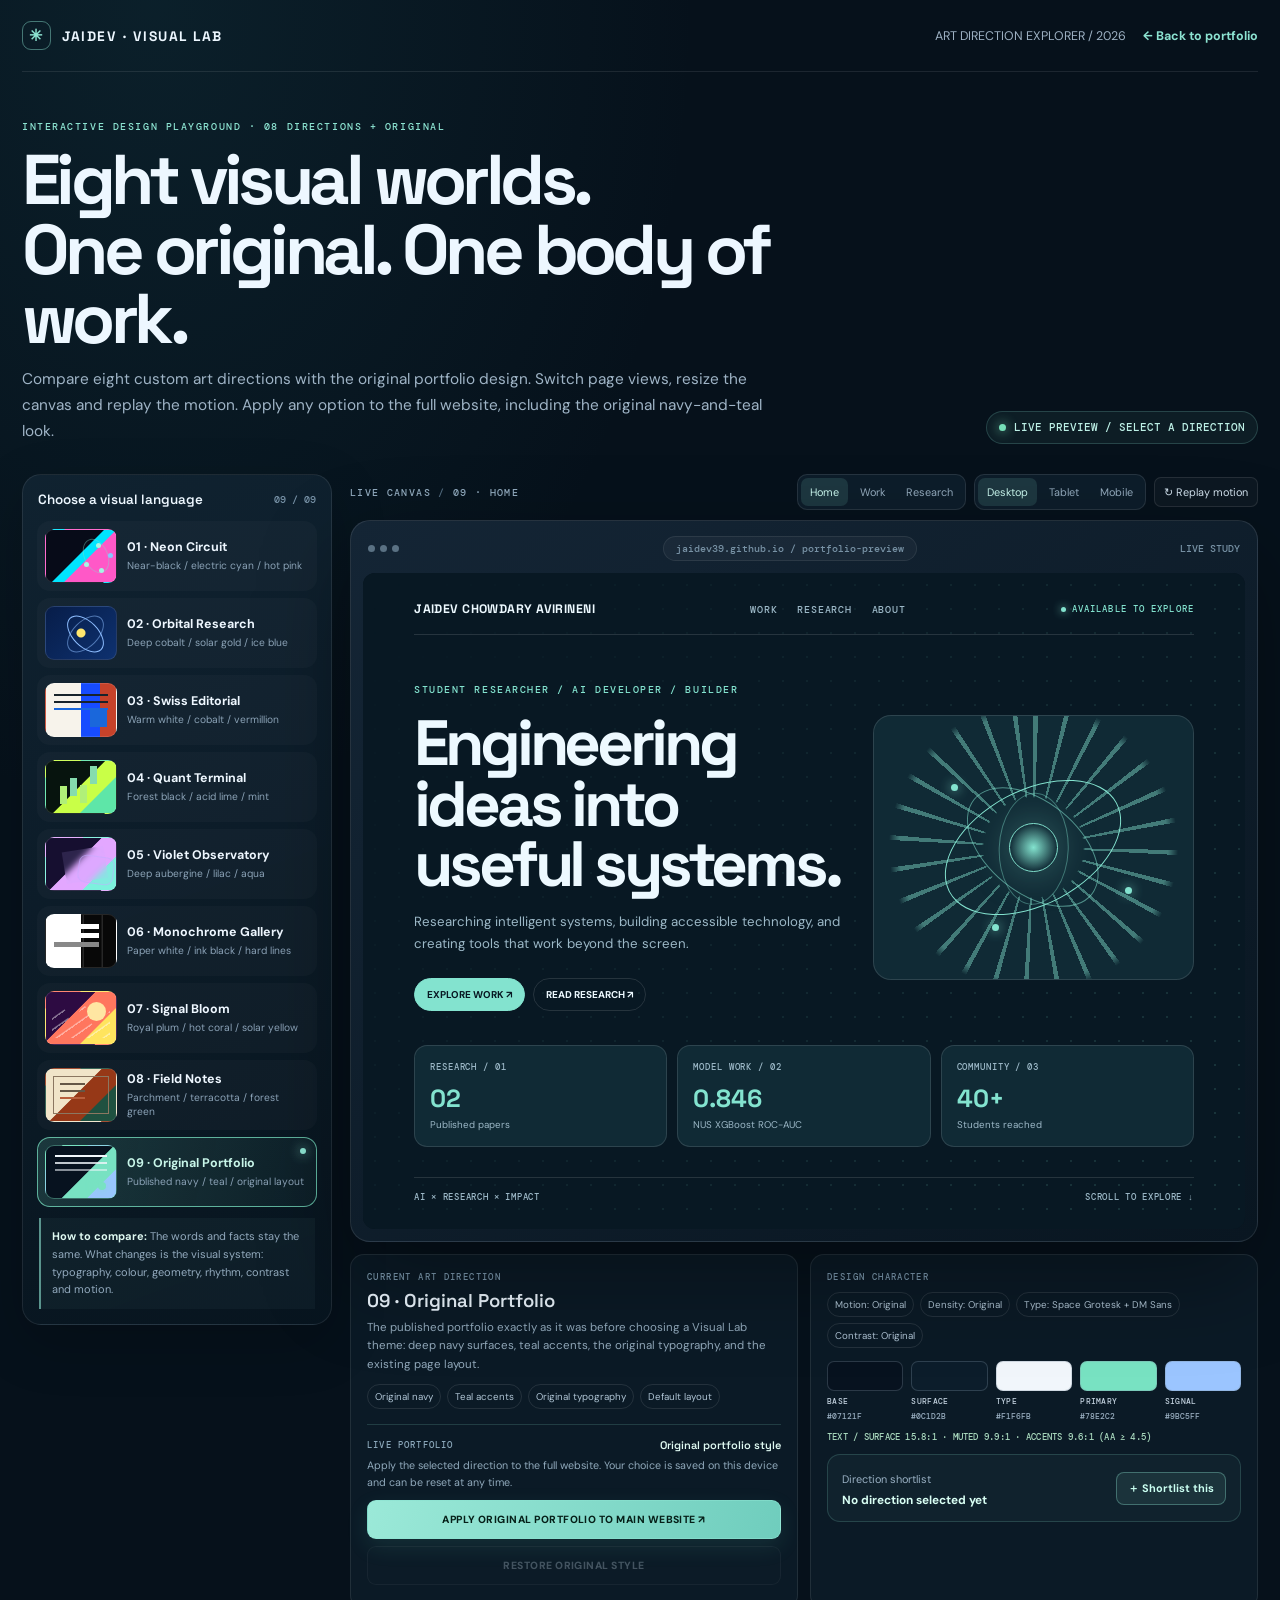
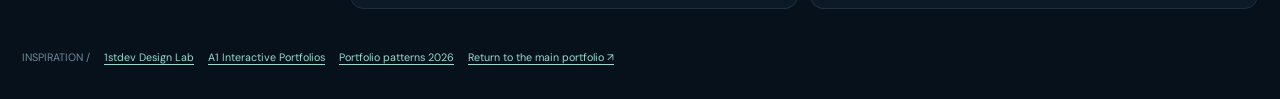
<file: visual-lab.html>
<!doctype html>
<html lang="en">
<head>
  <meta charset="utf-8">
  <meta name="viewport" content="width=device-width, initial-scale=1">
  <meta name="robots" content="noindex,follow">
  <title>Visual Lab | Jaidev Chowdary Avirineni</title>
  <meta name="description" content="Explore eight interactive visual directions for Jaidev Chowdary Avirineni's research and engineering portfolio.">
  <link rel="preconnect" href="https://fonts.googleapis.com">
  <link rel="preconnect" href="https://fonts.gstatic.com" crossorigin>
  <link href="https://fonts.googleapis.com/css2?family=DM+Mono:wght@400;500&family=DM+Sans:wght@400;500;600;700&family=DM+Serif+Display&family=Manrope:wght@400;500;600;700;800&family=Space+Grotesk:wght@400;500;600;700&display=swap" rel="stylesheet">
  <style>
    :root{color-scheme:dark;--page:#06111b;--panel:#0c1c29;--line:rgba(255,255,255,.1);--muted:#8ea6ba;--mint:#8ce3d1;--white:#edf7ff}
    *{box-sizing:border-box}
    html{scroll-behavior:smooth}
    body{margin:0;background:radial-gradient(ellipse at 12% 0%,rgba(34,99,112,.18),transparent 34%),var(--page);color:var(--white);font-family:"DM Sans",sans-serif}
    button,a{font:inherit}
    button{color:inherit}
    a{color:inherit;text-decoration:none}
    .shell{width:min(1480px,calc(100% - 44px));margin:auto}
    .topbar{height:72px;display:flex;align-items:center;justify-content:space-between;border-bottom:1px solid rgba(255,255,255,.09)}
    .brand{display:flex;align-items:center;gap:11px;font:700 .86rem "Space Grotesk",sans-serif;letter-spacing:.11em}
    .brand-mark{display:grid;place-items:center;width:29px;height:29px;border:1px solid rgba(140,227,209,.46);border-radius:9px;color:var(--mint);font-size:1rem}
    .top-actions{display:flex;align-items:center;gap:17px;color:#9db1c3;font-size:.78rem}
    .back-link{color:var(--mint);font-weight:700}
    .intro{display:grid;grid-template-columns:1fr auto;gap:24px;align-items:end;padding:48px 0 30px}
    .eyebrow,.mono{font:500 .65rem "DM Mono",monospace;letter-spacing:.15em;text-transform:uppercase;color:var(--mint)}
    h1{max-width:860px;margin:13px 0 11px;font:700 clamp(2.25rem,5.5vw,4.6rem)/.99 "Space Grotesk",sans-serif;letter-spacing:-.065em}
    .intro-copy{max-width:740px;margin:0;color:#9fb4c6;font-size:.96rem;line-height:1.7}
    .live-pill{display:inline-flex;align-items:center;gap:8px;padding:9px 12px;border:1px solid rgba(140,227,209,.2);border-radius:999px;background:rgba(140,227,209,.055);color:#bcefe5;font:500 .66rem "DM Mono",monospace;white-space:nowrap}
    .live-dot{width:7px;height:7px;border-radius:50%;background:#76e0b8;box-shadow:0 0 12px #76e0b8}
    .workspace{display:grid;grid-template-columns:320px minmax(0,1fr);gap:23px;align-items:start;padding-bottom:65px}
    .control-panel{position:sticky;top:16px;min-width:0;padding:16px;border:1px solid rgba(255,255,255,.09);border-radius:19px;background:linear-gradient(160deg,rgba(17,36,50,.92),rgba(8,21,32,.94));box-shadow:0 18px 55px rgba(0,0,0,.18)}
    .panel-heading{display:flex;justify-content:space-between;align-items:center;margin:2px 1px 13px}
    .panel-heading strong{font:600 .84rem "Space Grotesk",sans-serif}
    .count{color:#7994a9;font:500 .63rem "DM Mono",monospace}
    .direction-list{display:grid;gap:8px}
    .direction{position:relative;display:grid;grid-template-columns:78px minmax(0,1fr);gap:12px;align-items:center;width:100%;padding:8px;border:1px solid transparent;border-radius:13px;background:rgba(255,255,255,.025);text-align:left;cursor:pointer;transition:border-color .22s,background .22s,transform .22s}
    .direction:hover{transform:translateX(2px);background:rgba(255,255,255,.055)}
    .direction.active{border-color:rgba(140,227,209,.56);background:linear-gradient(100deg,rgba(140,227,209,.12),rgba(140,227,209,.035))}
    .direction.active:after{content:"";position:absolute;right:10px;top:10px;width:6px;height:6px;border-radius:50%;background:var(--mint);box-shadow:0 0 12px var(--mint)}
    .direction strong{display:block;padding-right:8px;color:#eef7ff;font-size:.78rem;font-weight:700}
    .direction small{display:block;margin-top:4px;color:#8ba3b7;font-size:.64rem;line-height:1.4}
    .swatch{position:relative;height:54px;overflow:hidden;border:1px solid rgba(255,255,255,.12);border-radius:9px}
    .swatch:before,.swatch:after{content:"";position:absolute}
    .swatch i{position:absolute;display:block}
    .swatch.aurora{background:radial-gradient(circle at 75% 20%,#176e69,transparent 42%),linear-gradient(140deg,#071722,#0e2732)}
    .swatch.aurora:before{inset:8px 8px 8px 38px;border:1px solid #83dfcd66;border-radius:50%;transform:rotate(-25deg)}
    .swatch.aurora:after{width:5px;height:5px;left:50px;top:13px;border-radius:50%;background:#a6f5e5;box-shadow:12px 10px #89c6ff,-12px 19px #a6f5e5,3px 25px #a6f5e5}
    .swatch.orbit{background:radial-gradient(circle at 50% 50%,#8dbdff 0 3px,transparent 4px),#09182a}
    .swatch.orbit:before{width:43px;height:24px;left:17px;top:14px;border:1px solid #8dbdff;border-radius:50%;transform:rotate(45deg)}
    .swatch.orbit:after{width:43px;height:24px;left:17px;top:14px;border:1px solid #8dbdff88;border-radius:50%;transform:rotate(-45deg)}
    .swatch.editorial{background:#eee9df}
    .swatch.editorial:before{left:8px;right:8px;top:10px;height:2px;background:#18232b;box-shadow:0 7px #18232b,0 14px #1a67db}
    .swatch.editorial:after{right:9px;bottom:9px;width:17px;height:17px;background:#1a67db}
    .swatch.quant{background:linear-gradient(90deg,#0a1518,#122b27)}
    .swatch.quant:before{inset:0;background:linear-gradient(90deg,transparent 24%,#b0f07822 25%,transparent 26%),linear-gradient(0deg,transparent 24%,#b0f07822 25%,transparent 26%);background-size:19px 19px}
    .swatch.quant:after{left:14px;bottom:9px;width:7px;height:18px;background:#b0f078;box-shadow:10px -8px #85dcae,20px -1px #b0f078,30px -20px #85dcae}
    .swatch.glass{background:radial-gradient(circle at 75% 30%,#7458b4,transparent 50%),#131b36}
    .swatch.glass:before{width:40px;height:30px;left:18px;top:11px;border:1px solid #e2d8ff8a;border-radius:9px;background:#c4adff22;backdrop-filter:blur(3px);transform:rotate(-9deg)}
    .swatch.glass:after{width:34px;height:26px;left:32px;top:18px;border:1px solid #c4adff88;border-radius:8px;background:#c4adff18;transform:rotate(8deg)}
    .swatch.mono{background:#090909}
    .swatch.mono:before{inset:0;background:repeating-linear-gradient(90deg,transparent 0 17px,#ffffff20 18px 19px)}
    .swatch.mono:after{left:8px;top:9px;width:45px;height:5px;background:#fff;box-shadow:0 9px #fff,0 18px #888}
    .swatch.signal{background:linear-gradient(120deg,#1610a0,#ea4d35 70%,#ffbd53)}
    .swatch.signal:before{inset:6px;background:repeating-linear-gradient(145deg,transparent 0 7px,#ffffff6b 8px 9px);clip-path:polygon(0 50%,18% 15%,35% 70%,55% 10%,73% 80%,100% 30%,100% 100%,0 100%)}
    .swatch.signal:after{width:19px;height:19px;right:10px;top:10px;border-radius:50%;background:#ffd06c;mix-blend-mode:screen}
    .swatch.field{background:#e9dfc9}
    .swatch.field:before{inset:7px;border:1px solid #8b7761}
    .swatch.field:after{left:14px;top:14px;width:25px;height:2px;background:#645747;box-shadow:0 7px #645747,0 14px #b85e3c}
    .panel-tip{margin:14px 2px 1px;padding:12px 12px 11px;border-left:2px solid rgba(140,227,209,.6);background:rgba(140,227,209,.045);color:#92aabd;font-size:.69rem;line-height:1.6}
    .panel-tip strong{color:#dff9f1}
    .stage{min-width:0}
    .stage-toolbar{display:flex;justify-content:space-between;align-items:center;gap:12px;margin-bottom:12px}
    .stage-label{color:#91aabe;font:500 .65rem "DM Mono",monospace;letter-spacing:.13em;text-transform:uppercase}
    .toolbar-groups{display:flex;align-items:center;gap:8px;flex-wrap:wrap}
    .segmented{display:inline-flex;gap:3px;padding:3px;border:1px solid rgba(255,255,255,.1);border-radius:10px;background:#0d1d2a}
    .segmented button,.replay{padding:7px 9px;border:0;border-radius:7px;background:transparent;color:#93aabc;font-size:.68rem;cursor:pointer}
    .segmented button.active{background:rgba(140,227,209,.13);color:#c9f6ed}
    .replay{border:1px solid rgba(255,255,255,.1);background:rgba(255,255,255,.03);color:#d2e2ee}
    .replay:hover{border-color:rgba(140,227,209,.45);color:var(--mint)}
    .browser-frame{position:relative;padding:12px;border:1px solid rgba(255,255,255,.1);border-radius:20px;background:linear-gradient(145deg,#142535,#091621);box-shadow:0 35px 90px rgba(0,0,0,.34)}
    .browser-chrome{display:flex;align-items:center;justify-content:space-between;gap:12px;padding:3px 5px 12px;color:#7892a5;font:500 .63rem "DM Mono",monospace}
    .window-dots{display:flex;gap:5px}
    .window-dots i{width:7px;height:7px;border-radius:50%;background:#5a7183}
    .browser-url{padding:5px 12px;border:1px solid rgba(255,255,255,.08);border-radius:999px;background:rgba(255,255,255,.035)}
    .viewport-wrap{display:flex;justify-content:center;min-height:650px;overflow:auto;border-radius:12px;background:#08131d;padding:0;transition:padding .25s}
    .viewport-wrap[data-size="tablet"]{padding:0 8%}
    .viewport-wrap[data-size="mobile"]{padding:0 25%}
    .mock-site{--bg:#081823;--panel:#102a35;--ink:#edf9ff;--muted:#9cb8c7;--accent:#83e3cf;--accent2:#91baff;--line:rgba(255,255,255,.12);--display:"Space Grotesk",sans-serif;--body:"DM Sans",sans-serif;--shape:18px;position:relative;width:100%;min-height:650px;overflow:hidden;padding:26px clamp(20px,4vw,54px);color:var(--ink);background:var(--bg);font-family:var(--body);transition:width .28s,background .3s,color .3s,border-radius .3s}
    .viewport-wrap[data-size="tablet"] .mock-site{width:780px;flex:0 0 780px}
    .viewport-wrap[data-size="mobile"] .mock-site{width:390px;min-height:760px;flex:0 0 390px;padding:22px 19px}
    .mock-site:before{content:"";position:absolute;inset:0;pointer-events:none;opacity:.35;background-image:radial-gradient(var(--accent) .65px,transparent .75px);background-size:24px 24px;mask-image:linear-gradient(120deg,transparent 0%,#000 100%)}
    .mock-site>*{position:relative;z-index:1}
    .mock-nav{display:flex;justify-content:space-between;align-items:center;gap:16px;padding:2px 0 17px;border-bottom:1px solid var(--line);font:500 .61rem "DM Mono",monospace;letter-spacing:.08em}
    .mock-brand{font:700 .77rem var(--display);letter-spacing:.035em}
    .mock-menu{display:flex;gap:20px;color:var(--muted)}
    .mock-status{display:inline-flex;align-items:center;gap:6px;color:var(--accent);font-size:.57rem;letter-spacing:.12em}
    .mock-status:before{content:"";width:5px;height:5px;border-radius:50%;background:var(--accent);box-shadow:0 0 9px var(--accent)}
    .mock-scene{display:none;animation:scene-in .55s cubic-bezier(.2,.8,.2,1) both}
    .mock-scene.active{display:block}
    @keyframes scene-in{from{opacity:0;transform:translateY(9px)}to{opacity:1;transform:none}}
    .mock-hero{display:grid;grid-template-columns:1.15fr .85fr;gap:25px;align-items:center;min-height:365px;padding:48px 0 34px}
    .mock-kicker{margin-bottom:17px;color:var(--accent);font:500 .6rem "DM Mono",monospace;letter-spacing:.16em;text-transform:uppercase}
    .mock-hero h2{max-width:620px;margin:0;font:700 clamp(2.4rem,5vw,5rem)/.94 var(--display);letter-spacing:-.065em}
    .mock-lede{max-width:510px;margin:17px 0 0;color:var(--muted);font-size:.83rem;line-height:1.7}
    .mock-cta{display:flex;gap:8px;flex-wrap:wrap;margin-top:22px}
    .mock-cta span{padding:9px 12px;border:1px solid var(--line);border-radius:999px;color:var(--ink);font-size:.62rem;font-weight:700}
    .mock-cta span:first-child{border-color:var(--accent);background:var(--accent);color:var(--bg)}
    .artboard{position:relative;display:grid;place-items:center;min-height:265px;overflow:hidden;border:1px solid var(--line);border-radius:var(--shape);background:var(--panel)}
    .art-orbit,.art-orbit:before,.art-orbit:after{position:absolute;width:190px;height:115px;border:1px solid var(--accent);border-radius:50%;content:"";transform:rotate(-28deg)}
    .art-orbit:before{width:150px;height:90px;left:18px;top:10px;opacity:.55;transform:rotate(67deg)}
    .art-orbit:after{width:110px;height:68px;left:38px;top:23px;opacity:.4;transform:rotate(120deg)}
    .art-core{width:49px;height:49px;border:1px solid var(--accent);border-radius:50%;background:radial-gradient(circle,var(--accent),transparent 72%);box-shadow:0 0 40px color-mix(in srgb,var(--accent),transparent 65%)}
    .art-node{position:absolute;width:7px;height:7px;border-radius:50%;background:var(--accent);box-shadow:0 0 12px var(--accent)}
    .art-node.n1{top:26%;left:24%}.art-node.n2{top:65%;right:19%}.art-node.n3{bottom:18%;left:37%}
    .art-terminal{position:absolute;inset:15px;display:grid;align-content:center;gap:9px;padding:16px;border:1px solid var(--line);border-radius:11px;background:rgba(3,12,16,.3);font:500 .62rem "DM Mono",monospace;color:var(--accent)}
    .art-terminal span{display:flex;justify-content:space-between;gap:14px}
    .art-terminal i{display:block;height:4px;background:var(--accent);border-radius:9px;opacity:.8}
    .art-glass{position:absolute;width:145px;height:176px;border:1px solid rgba(255,255,255,.4);border-radius:24px;background:linear-gradient(145deg,rgba(255,255,255,.3),rgba(255,255,255,.015));backdrop-filter:blur(8px);box-shadow:inset 0 0 30px rgba(255,255,255,.1);transform:rotate(-12deg)}
    .art-glass:after{content:"";position:absolute;inset:18px;border:1px solid rgba(255,255,255,.35);border-radius:15px}
    .art-rings{position:absolute;width:190px;height:190px;border:1px solid var(--accent);border-radius:50%;box-shadow:0 0 0 15px color-mix(in srgb,var(--accent),transparent 91%),0 0 0 31px color-mix(in srgb,var(--accent),transparent 94%),inset 0 0 36px color-mix(in srgb,var(--accent),transparent 88%)}
    .art-burst{position:absolute;inset:0;background:repeating-conic-gradient(from 0deg at 50% 50%,color-mix(in srgb,var(--accent),transparent 56%) 0 2deg,transparent 2deg 13deg);mask-image:radial-gradient(circle,transparent 0 24%,#000 25% 65%,transparent 70%);animation:slow-spin 30s linear infinite}
    @keyframes slow-spin{to{transform:rotate(360deg)}}
    .art-field{position:absolute;inset:23px;border:1px solid color-mix(in srgb,var(--accent),transparent 30%);background:repeating-linear-gradient(0deg,transparent 0 19px,color-mix(in srgb,var(--accent),transparent 88%) 20px),repeating-linear-gradient(90deg,transparent 0 19px,color-mix(in srgb,var(--accent),transparent 88%) 20px)}
    .art-wave{position:absolute;width:220px;height:125px;border:2px solid var(--accent);border-color:var(--accent) transparent transparent transparent;border-radius:50%;filter:drop-shadow(0 0 13px var(--accent));transform:rotate(-18deg)}
    .art-wave:nth-of-type(2){transform:translateY(19px) rotate(8deg);opacity:.65}.art-wave:nth-of-type(3){transform:translateY(40px) rotate(-7deg);opacity:.4}
    .art-paper{position:absolute;width:175px;height:210px;background:#f0e7d7;color:#3e352c;padding:19px;transform:rotate(-7deg);box-shadow:12px 14px 0 rgba(0,0,0,.22);font:500 .55rem "DM Mono",monospace}
    .art-paper:before{content:"FIELD NOTE / 026";display:block;padding-bottom:14px;border-bottom:1px solid #8b7861}
    .art-paper:after{content:"MODEL\A 0.846\A\A SCENARIO\A 0.79";white-space:pre;display:block;margin-top:15px;line-height:1.7;font-size:.8rem}
    .mock-stats{display:grid;grid-template-columns:repeat(3,1fr);gap:10px}
    .mock-stat{padding:15px;border:1px solid var(--line);border-radius:calc(var(--shape) - 5px);background:var(--panel)}
    .mock-stat small{display:block;color:var(--muted);font:500 .55rem "DM Mono",monospace;letter-spacing:.1em}
    .mock-stat strong{display:block;margin-top:10px;color:var(--accent);font:700 1.55rem var(--display)}
    .mock-stat span{display:block;margin-top:4px;color:var(--muted);font-size:.61rem}
    .mock-section-head{display:flex;justify-content:space-between;align-items:end;gap:14px;margin:37px 0 15px}
    .mock-section-head small{color:var(--accent);font:500 .58rem "DM Mono",monospace;letter-spacing:.13em}
    .mock-section-head strong{display:block;margin-top:6px;font:600 1.5rem var(--display);letter-spacing:-.04em}
    .mock-section-head em{color:var(--muted);font-size:.65rem;font-style:normal}
    .mock-work-grid{display:grid;grid-template-columns:repeat(3,1fr);gap:11px}
    .mock-work-card{overflow:hidden;border:1px solid var(--line);border-radius:var(--shape);background:var(--panel)}
    .mock-work-art{position:relative;display:grid;place-items:center;height:130px;overflow:hidden;background:linear-gradient(140deg,color-mix(in srgb,var(--accent),transparent 88%),transparent),var(--panel)}
    .mock-work-art:before{content:"";width:70px;height:70px;border:1px solid var(--accent);border-radius:50%;box-shadow:0 0 28px color-mix(in srgb,var(--accent),transparent 70%)}
    .mock-work-card:nth-child(2) .mock-work-art:before{border-radius:10px;transform:rotate(45deg)}
    .mock-work-card:nth-child(3) .mock-work-art:before{width:96px;height:35px;border-radius:50%;transform:rotate(-24deg)}
    .mock-work-copy{padding:14px}
    .mock-work-copy small{color:var(--accent);font:500 .55rem "DM Mono",monospace}
    .mock-work-copy strong{display:block;margin:7px 0 4px;font:600 .96rem var(--display)}
    .mock-work-copy p{margin:0;color:var(--muted);font-size:.65rem;line-height:1.5}
    .mock-research{display:grid;grid-template-columns:1.15fr .85fr;gap:14px;margin-top:34px}
    .mock-paper,.mock-chart{padding:18px;border:1px solid var(--line);border-radius:var(--shape);background:var(--panel)}
    .mock-paper small,.mock-chart small{color:var(--accent);font:500 .56rem "DM Mono",monospace;letter-spacing:.12em}
    .mock-paper h3{max-width:520px;margin:14px 0 9px;font:600 1.45rem/1.08 var(--display)}
    .mock-paper p{margin:0;color:var(--muted);font-size:.7rem;line-height:1.6}
    .mock-chart{display:flex;flex-direction:column;justify-content:space-between;min-height:200px}
    .bar-chart{display:flex;align-items:end;gap:10px;height:118px;padding:12px 4px 0;border-bottom:1px solid var(--line)}
    .bar-chart i{flex:1;min-width:9px;border-radius:5px 5px 0 0;background:linear-gradient(180deg,var(--accent),color-mix(in srgb,var(--accent),transparent 70%));box-shadow:0 0 17px color-mix(in srgb,var(--accent),transparent 79%)}
    .chart-legend{display:flex;justify-content:space-between;margin-top:10px;color:var(--muted);font:500 .55rem "DM Mono",monospace}
    .mock-foot{display:flex;justify-content:space-between;gap:12px;margin-top:30px;padding-top:13px;border-top:1px solid var(--line);color:var(--muted);font:500 .55rem "DM Mono",monospace;letter-spacing:.08em}
    .scene-research .mock-hero{min-height:0;padding:28px 0 12px}
    .scene-research .mock-hero h2{font-size:clamp(2rem,4vw,3.6rem)}
    .scene-research .artboard{min-height:190px}
    .scene-research .mock-stats{margin-top:14px}
    .scene-work .mock-hero{min-height:0;padding:27px 0 12px}
    .scene-work .mock-hero h2{font-size:clamp(2.1rem,4vw,3.5rem)}
    .scene-work .artboard{min-height:180px}
    /* Eight distinct art directions; theme class lives on .mock-site itself. */
    .mock-site.theme-aurora{--bg:#070B18;--panel:#111B31;--ink:#F5F8FF;--muted:#B6C5E3;--accent:#00E5FF;--accent2:#FF58C7;--line:rgba(0,229,255,.28);--display:"Space Grotesk",sans-serif;--shape:13px;background:var(--bg)}
    .mock-site.theme-aurora:before{opacity:.62;background:radial-gradient(circle at 82% 19%,rgba(0,229,255,.2),transparent 28%),radial-gradient(circle at 74% 78%,rgba(255,88,199,.13),transparent 25%),linear-gradient(90deg,transparent 49.7%,rgba(0,229,255,.09) 50%,transparent 50.3%),linear-gradient(0deg,transparent 49.7%,rgba(0,229,255,.07) 50%,transparent 50.3%);background-size:auto,auto,38px 38px,38px 38px}
    .mock-site.theme-aurora .mock-nav{border-color:rgba(0,229,255,.32);text-shadow:0 0 12px rgba(0,229,255,.18)}
    .mock-site.theme-aurora .mock-kicker{color:#00E5FF}
    .mock-site.theme-aurora .mock-hero h2{text-shadow:0 0 34px rgba(0,229,255,.11)}
    .mock-site.theme-aurora .artboard{background:radial-gradient(circle at 50% 50%,#142b4b,#091023 68%);box-shadow:inset 0 0 45px rgba(0,229,255,.09),0 0 35px rgba(0,229,255,.07)}
    .mock-site.theme-aurora .art-orbit{border-color:#00E5FF;box-shadow:0 0 16px rgba(0,229,255,.2)}
    .mock-site.theme-aurora .art-core{background:radial-gradient(circle,#fff 0%,#00E5FF 35%,transparent 73%);box-shadow:0 0 48px rgba(0,229,255,.75)}
    .mock-site.theme-aurora .art-node{background:#FF58C7;box-shadow:0 0 12px #FF58C7}
    .mock-site.theme-aurora .mock-stat,.mock-site.theme-aurora .mock-work-card,.mock-site.theme-aurora .mock-paper,.mock-site.theme-aurora .mock-chart{box-shadow:inset 0 1px rgba(255,255,255,.04),0 12px 30px rgba(0,0,0,.16)}
    .mock-site.theme-aurora .mock-stat:nth-child(2) strong{color:#FF58C7}

    .mock-site.theme-orbit{--bg:#071D49;--panel:#0E316F;--ink:#F5F8FF;--muted:#BDCEEA;--accent:#FFE66D;--accent2:#63D7FF;--line:rgba(141,189,255,.3);--display:"Space Grotesk",sans-serif;--shape:10px;background:radial-gradient(ellipse at 50% 0%,#123c78 0,#071D49 58%)}
    .mock-site.theme-orbit:before{opacity:.5;background:linear-gradient(90deg,transparent 49.8%,rgba(99,215,255,.18) 50%,transparent 50.2%),linear-gradient(0deg,transparent 49.8%,rgba(99,215,255,.13) 50%,transparent 50.2%);background-size:44px 44px}
    .mock-site.theme-orbit .mock-nav{font-family:"DM Mono",monospace;border-bottom:1px solid rgba(255,230,109,.4)}
    .mock-site.theme-orbit .mock-status{color:#FFE66D}
    .mock-site.theme-orbit .mock-kicker{color:#63D7FF}
    .mock-site.theme-orbit .mock-hero{grid-template-columns:1.1fr .9fr}
    .mock-site.theme-orbit .mock-hero h2{letter-spacing:-.045em}
    .mock-site.theme-orbit .artboard{min-height:280px;border-radius:50%;aspect-ratio:1;max-width:290px;justify-self:center;background:radial-gradient(circle,#16457f 0,#09234f 65%,#07172f 100%);box-shadow:0 0 0 12px rgba(99,215,255,.045),0 0 0 25px rgba(255,230,109,.035)}
    .mock-site.theme-orbit .art-orbit,.mock-site.theme-orbit .art-orbit:before,.mock-site.theme-orbit .art-orbit:after{border-color:#63D7FF}
    .mock-site.theme-orbit .art-orbit{width:210px;height:126px;box-shadow:0 0 20px rgba(99,215,255,.15)}
    .mock-site.theme-orbit .art-core{background:radial-gradient(circle,#fff 0%,#FFE66D 32%,transparent 70%);box-shadow:0 0 35px rgba(255,230,109,.75)}
    .mock-site.theme-orbit .art-node{background:#FFE66D;box-shadow:0 0 12px #FFE66D}
    .mock-site.theme-orbit .mock-stat strong{color:#FFE66D}

    .mock-site.theme-editorial{--bg:#F7F3EB;--panel:#FFFFFF;--ink:#151515;--muted:#4A4A4A;--accent:#174CFF;--accent2:#C6422A;--line:rgba(21,21,21,.18);--display:"DM Serif Display",serif;--body:"DM Sans",sans-serif;--shape:2px;background:var(--bg);color:var(--ink)}
    .mock-site.theme-editorial:before{opacity:.24;background:linear-gradient(90deg,transparent 0 6%,rgba(23,76,255,.2) 6.1%,transparent 6.2% 94%,rgba(23,76,255,.2) 94.1%,transparent 94.2%),repeating-linear-gradient(0deg,transparent 0 38px,rgba(21,21,21,.08) 39px)}
    .mock-site.theme-editorial .mock-nav{font-family:"DM Sans",sans-serif;border-bottom:2px solid #151515;letter-spacing:.025em}
    .mock-site.theme-editorial .mock-status{color:#174CFF}
    .mock-site.theme-editorial .mock-kicker{color:#C6422A;letter-spacing:.2em}
    .mock-site.theme-editorial .mock-hero{grid-template-columns:1.18fr .82fr;min-height:390px}
    .mock-site.theme-editorial .mock-hero h2{font-size:clamp(3rem,6vw,5.8rem);font-weight:400;line-height:.91;letter-spacing:-.055em}
    .mock-site.theme-editorial .mock-lede{max-width:430px;color:#4A4A4A}
    .mock-site.theme-editorial .mock-cta span{border-radius:0;border:1px solid #151515}
    .mock-site.theme-editorial .mock-cta span:first-child{background:#174CFF;border-color:#174CFF;color:#fff}
    .mock-site.theme-editorial .artboard{min-height:300px;border:0;border-left:5px solid #174CFF;border-radius:0;background:linear-gradient(155deg,#E5EAF7 0 48%,#E9D9CC 48% 100%);box-shadow:10px 10px 0 #151515}
    .mock-site.theme-editorial .artboard:before{content:"FIELD\A STUDY";white-space:pre;position:absolute;left:16px;top:18px;color:#151515;font:400 1.65rem/1.05 "DM Serif Display",serif;letter-spacing:-.04em}
    .mock-site.theme-editorial .artboard:after{content:"VOL. 01     /     2026";position:absolute;left:17px;bottom:16px;color:#C6422A;font:500 .58rem "DM Mono",monospace;letter-spacing:.14em}
    .mock-site.theme-editorial .art-orbit,.mock-site.theme-editorial .art-core,.mock-site.theme-editorial .art-node,.mock-site.theme-editorial .art-burst,.mock-site.theme-editorial .art-rings,.mock-site.theme-editorial .art-terminal,.mock-site.theme-editorial .art-glass,.mock-site.theme-editorial .art-wave,.mock-site.theme-editorial .art-paper,.mock-site.theme-editorial .art-field{display:none}
    .mock-site.theme-editorial .mock-stat,.mock-site.theme-editorial .mock-work-card,.mock-site.theme-editorial .mock-paper,.mock-site.theme-editorial .mock-chart{border:0;border-top:1px solid #151515;border-radius:0;background:#fff;box-shadow:none}
    .mock-site.theme-editorial .mock-stat strong{color:#174CFF}
    .mock-site.theme-editorial .mock-section-head strong{font-family:"DM Serif Display",serif;font-weight:400}
    .mock-site.theme-editorial .mock-work-art{background:#E8E1D6}
    .mock-site.theme-editorial .mock-work-card:nth-child(2) .mock-work-art{background:#DCE5F8}
    .mock-site.theme-editorial .mock-work-card:nth-child(3) .mock-work-art{background:#F1DCD4}

    .mock-site.theme-quant{--bg:#07140E;--panel:#10271A;--ink:#F1F8F2;--muted:#B6CDBB;--accent:#C9FF47;--accent2:#5EE6A8;--line:rgba(201,255,71,.24);--display:"DM Mono",monospace;--body:"DM Mono",monospace;--shape:3px;background:#07140E}
    .mock-site.theme-quant:before{opacity:.58;background:repeating-linear-gradient(0deg,transparent 0 23px,rgba(201,255,71,.08) 24px),repeating-linear-gradient(90deg,transparent 0 23px,rgba(201,255,71,.08) 24px)}
    .mock-site.theme-quant .mock-nav{border-bottom:1px solid #5EE6A8;font-size:.56rem}
    .mock-site.theme-quant .mock-status{color:#C9FF47}
    .mock-site.theme-quant .mock-kicker,.mock-site.theme-quant .mock-paper small,.mock-site.theme-quant .mock-chart small{color:#C9FF47}
    .mock-site.theme-quant .mock-hero{grid-template-columns:1.15fr .85fr;min-height:310px;padding-top:36px}
    .mock-site.theme-quant .mock-hero h2{font-size:clamp(2rem,4vw,4rem);letter-spacing:-.08em;text-transform:uppercase}
    .mock-site.theme-quant .mock-cta span{border-radius:2px;font-family:"DM Mono",monospace}
    .mock-site.theme-quant .mock-cta span:first-child{background:#C9FF47;border-color:#C9FF47;color:#07140E}
    .mock-site.theme-quant .artboard{min-height:245px;border:1px solid #5EE6A8;border-radius:3px;background:linear-gradient(145deg,#0B2016,#06100B)}
    .mock-site.theme-quant .art-orbit,.mock-site.theme-quant .art-core,.mock-site.theme-quant .art-node,.mock-site.theme-quant .art-burst,.mock-site.theme-quant .art-rings,.mock-site.theme-quant .art-glass,.mock-site.theme-quant .art-wave,.mock-site.theme-quant .art-paper,.mock-site.theme-quant .art-field{display:none}
    .mock-site.theme-quant .artboard:before{content:"$ MODEL_DIAGNOSTICS\A ROC_AUC    0.846\A DIVERSITY  0.790\A STRESS     19.4%\A STATUS     OPTIMAL";white-space:pre;position:absolute;inset:20px;color:#C9FF47;font:500 .68rem/2 "DM Mono",monospace;text-shadow:0 0 12px rgba(201,255,71,.25)}
    .mock-site.theme-quant .artboard:after{content:"";position:absolute;left:20px;right:20px;bottom:23px;height:34px;background:linear-gradient(90deg,#5EE6A8 0 15%,transparent 15% 18%,#C9FF47 18% 64%,transparent 64% 67%,#5EE6A8 67% 100%);opacity:.75}
    .mock-site.theme-quant .mock-stat,.mock-site.theme-quant .mock-work-card,.mock-site.theme-quant .mock-paper,.mock-site.theme-quant .mock-chart{border-radius:3px;border:1px solid rgba(94,230,168,.2);background:#0A1C13;box-shadow:inset 0 0 0 1px rgba(0,0,0,.2)}
    .mock-site.theme-quant .mock-stat strong{color:#C9FF47}
    .mock-site.theme-quant .mock-work-card:nth-child(2) .mock-work-art{background:#102B20}
    .mock-site.theme-quant .mock-work-card:nth-child(2) .mock-work-art:before{border-color:#C9FF47}

    .mock-site.theme-glass{--bg:#160F30;--panel:#2A1D52;--ink:#FCF9FF;--muted:#DBD1F4;--accent:#E3A7FF;--accent2:#7CF1DD;--line:rgba(227,167,255,.28);--display:"Manrope",sans-serif;--shape:25px;background:radial-gradient(ellipse at 82% 12%,#3A1B66 0,transparent 34%),radial-gradient(ellipse at 6% 84%,#0D555C 0,transparent 33%),#160F30}
    .mock-site.theme-glass:before{opacity:.78;background:radial-gradient(circle at 78% 15%,rgba(227,167,255,.22),transparent 25%),radial-gradient(circle at 20% 70%,rgba(124,241,221,.14),transparent 25%)}
    .mock-site.theme-glass .mock-nav{border-color:rgba(227,167,255,.3);backdrop-filter:blur(18px)}
    .mock-site.theme-glass .mock-status{color:#7CF1DD}
    .mock-site.theme-glass .mock-kicker{color:#E3A7FF}
    .mock-site.theme-glass .mock-hero h2{font-weight:800;letter-spacing:-.06em}
    .mock-site.theme-glass .artboard{min-height:280px;border-radius:38px;border:1px solid rgba(255,255,255,.35);background:linear-gradient(145deg,rgba(227,167,255,.17),rgba(124,241,221,.1));box-shadow:inset 0 0 50px rgba(255,255,255,.08),0 25px 65px rgba(0,0,0,.28);backdrop-filter:blur(18px)}
    .mock-site.theme-glass .art-glass{border-color:rgba(255,255,255,.65);background:linear-gradient(145deg,rgba(255,255,255,.35),rgba(227,167,255,.08));box-shadow:0 0 45px rgba(227,167,255,.35),inset 0 0 30px rgba(255,255,255,.12)}
    .mock-site.theme-glass .art-core{background:radial-gradient(circle,#fff 0%,#7CF1DD 34%,transparent 72%);box-shadow:0 0 55px rgba(124,241,221,.7)}
    .mock-site.theme-glass .art-orbit{border-color:#E3A7FF;opacity:.72}
    .mock-site.theme-glass .mock-stat,.mock-site.theme-glass .mock-work-card,.mock-site.theme-glass .mock-paper,.mock-site.theme-glass .mock-chart{border:1px solid rgba(255,255,255,.2);border-radius:24px;background:rgba(255,255,255,.075);backdrop-filter:blur(16px);box-shadow:0 18px 40px rgba(0,0,0,.18)}
    .mock-site.theme-glass .mock-stat strong{color:#7CF1DD}
    .mock-site.theme-glass .mock-work-art{background:linear-gradient(135deg,rgba(227,167,255,.16),rgba(124,241,221,.1))}
    .mock-site.theme-glass .mock-cta span{border-radius:999px}

    .mock-site.theme-mono{--bg:#F4F4F4;--panel:#FFFFFF;--ink:#080808;--muted:#444444;--accent:#111111;--accent2:#555555;--line:rgba(8,8,8,.26);--display:"Manrope",sans-serif;--body:"DM Sans",sans-serif;--shape:0px;background:#F4F4F4;color:#080808}
    .mock-site.theme-mono:before{opacity:.17;background:repeating-linear-gradient(90deg,transparent 0 59px,#080808 60px,transparent 61px),repeating-linear-gradient(0deg,transparent 0 59px,#080808 60px,transparent 61px)}
    .mock-site.theme-mono .mock-nav{border-bottom:3px solid #080808;font-weight:800;color:#080808}
    .mock-site.theme-mono .mock-status,.mock-site.theme-mono .mock-kicker{color:#111}
    .mock-site.theme-mono .mock-menu{color:#444}
    .mock-site.theme-mono .mock-hero h2{font-size:clamp(2.5rem,5vw,5.4rem);text-transform:uppercase;letter-spacing:-.095em;font-weight:800}
    .mock-site.theme-mono .mock-cta span{border:2px solid #080808;border-radius:0;color:#080808;text-transform:uppercase}
    .mock-site.theme-mono .mock-cta span:first-child{background:#080808;border-color:#080808;color:#fff}
    .mock-site.theme-mono .artboard{min-height:280px;border:3px solid #080808;border-radius:0;background:#080808;box-shadow:12px 12px 0 #CFCFCF}
    .mock-site.theme-mono .art-orbit,.mock-site.theme-mono .art-core,.mock-site.theme-mono .art-node,.mock-site.theme-mono .art-burst,.mock-site.theme-mono .art-rings,.mock-site.theme-mono .art-terminal,.mock-site.theme-mono .art-glass,.mock-site.theme-mono .art-wave,.mock-site.theme-mono .art-paper,.mock-site.theme-mono .art-field{display:none}
    .mock-site.theme-mono .artboard:before{content:"JA / 026";position:absolute;left:18px;top:18px;color:#fff;font:800 2.2rem "Manrope",sans-serif;letter-spacing:-.1em}
    .mock-site.theme-mono .artboard:after{content:"RESEARCH\A SYSTEMS\A BUILDER";white-space:pre;position:absolute;left:20px;bottom:20px;color:#fff;font:500 .62rem/1.85 "DM Mono",monospace;letter-spacing:.16em}
    .mock-site.theme-mono .mock-stat,.mock-site.theme-mono .mock-work-card,.mock-site.theme-mono .mock-paper,.mock-site.theme-mono .mock-chart{border:2px solid #080808;border-radius:0;background:#fff;box-shadow:5px 5px 0 #D5D5D5}
    .mock-site.theme-mono .mock-stat strong{color:#080808}
    .mock-site.theme-mono .mock-work-art{background:#E9E9E9}
    .mock-site.theme-mono .mock-section-head small{color:#111}
    .mock-site.theme-mono .mock-work-copy small{color:#333}

    .mock-site.theme-signal{--bg:#2D0B42;--panel:#4B145B;--ink:#FFF8F0;--muted:#F4D8E8;--accent:#FFE45E;--accent2:#FF765E;--line:rgba(255,228,94,.3);--display:"Manrope",sans-serif;--shape:29px;background:radial-gradient(ellipse at 85% 12%,#7D225F 0,transparent 37%),linear-gradient(135deg,#2D0B42,#32105A)}
    .mock-site.theme-signal:before{opacity:.7;background:radial-gradient(circle at 78% 20%,rgba(255,118,94,.24),transparent 24%),radial-gradient(circle at 17% 72%,rgba(255,228,94,.14),transparent 20%)}
    .mock-site.theme-signal .mock-nav{border:0;background:rgba(255,255,255,.08);padding:12px 16px;border-radius:999px}
    .mock-site.theme-signal .mock-status{color:#FFE45E}
    .mock-site.theme-signal .mock-kicker{color:#FFE45E}
    .mock-site.theme-signal .mock-hero{min-height:390px}
    .mock-site.theme-signal .mock-hero h2{font-weight:800;letter-spacing:-.075em;font-size:clamp(2.9rem,5.7vw,5.6rem)}
    .mock-site.theme-signal .mock-cta span{border:0;border-radius:999px;background:rgba(255,255,255,.14);color:#FFF8F0}
    .mock-site.theme-signal .mock-cta span:first-child{background:#FFE45E;color:#2D0B42}
    .mock-site.theme-signal .artboard{min-height:290px;border:0;border-radius:42% 58% 59% 41% / 43% 35% 65% 57%;background:radial-gradient(circle at 32% 28%,#FFB45D,#FF765E 35%,#7B2AC2 72%);box-shadow:0 25px 70px rgba(0,0,0,.28)}
    .mock-site.theme-signal .art-orbit{border-color:#FFE45E;border-width:3px;width:220px;height:130px}
    .mock-site.theme-signal .art-orbit:before,.mock-site.theme-signal .art-orbit:after{border-color:#FFF8F0;border-width:2px}
    .mock-site.theme-signal .art-core{background:#FFE45E;box-shadow:0 0 55px rgba(255,228,94,.8)}
    .mock-site.theme-signal .art-node{background:#FFF8F0;box-shadow:0 0 12px #FFF8F0}
    .mock-site.theme-signal .mock-stat,.mock-site.theme-signal .mock-work-card,.mock-site.theme-signal .mock-paper,.mock-site.theme-signal .mock-chart{border:1px solid rgba(255,255,255,.16);border-radius:24px;background:linear-gradient(145deg,#4B145B,#35104C);box-shadow:0 15px 34px rgba(0,0,0,.2)}
    .mock-site.theme-signal .mock-stat:nth-child(2){background:#FFE45E;color:#2D0B42}
    .mock-site.theme-signal .mock-stat:nth-child(2) small,.mock-site.theme-signal .mock-stat:nth-child(2) strong,.mock-site.theme-signal .mock-stat:nth-child(2) span{color:#2D0B42}
    .mock-site.theme-signal .mock-stat:nth-child(3) strong{color:#FF765E}
    .mock-site.theme-signal .mock-work-card:nth-child(2) .mock-work-art{background:linear-gradient(135deg,#FFE45E,#FF765E)}

    .mock-site.theme-field{--bg:#F1E5C9;--panel:#FFF8E8;--ink:#29231C;--muted:#595044;--accent:#963817;--accent2:#1F5140;--line:rgba(41,35,28,.24);--display:"DM Serif Display",serif;--body:"DM Sans",sans-serif;--shape:3px;background:#F1E5C9;color:#29231C}
    .mock-site.theme-field:before{opacity:.42;background:repeating-linear-gradient(0deg,transparent 0 31px,rgba(41,35,28,.12) 32px),linear-gradient(90deg,transparent 0 8%,rgba(150,56,23,.22) 8.1%,transparent 8.2%)}
    .mock-site.theme-field .mock-nav{font-family:"DM Mono",monospace;border-bottom:2px solid #29231C}
    .mock-site.theme-field .mock-status{color:#1F5140}
    .mock-site.theme-field .mock-kicker{color:#963817}
    .mock-site.theme-field .mock-hero{grid-template-columns:1.08fr .92fr}
    .mock-site.theme-field .mock-hero h2{font-size:clamp(2.8rem,5.2vw,5.2rem);font-weight:400;line-height:.95}
    .mock-site.theme-field .mock-cta span{border-radius:2px;border:1px solid #29231C}
    .mock-site.theme-field .mock-cta span:first-child{background:#29231C;color:#FFF8E8}
    .mock-site.theme-field .artboard{min-height:290px;border:1px solid #8B775E;border-radius:2px;background:repeating-linear-gradient(0deg,#EBDDbd 0 18px,#D9CBAA 19px);box-shadow:8px 9px 0 rgba(89,65,40,.14)}
    .mock-site.theme-field .art-orbit,.mock-site.theme-field .art-core,.mock-site.theme-field .art-node,.mock-site.theme-field .art-burst,.mock-site.theme-field .art-rings,.mock-site.theme-field .art-terminal,.mock-site.theme-field .art-glass,.mock-site.theme-field .art-wave,.mock-site.theme-field .art-field{display:none}
    .mock-site.theme-field .artboard:before{content:"FIELD NOTE\A / 026";white-space:pre;position:absolute;left:20px;top:20px;color:#963817;font:500 .72rem/1.55 "DM Mono",monospace;letter-spacing:.12em}
    .mock-site.theme-field .artboard:after{content:"MODEL  0.846\A SIGNAL / NOISE\A RISK   19.4%";white-space:pre;position:absolute;left:20px;bottom:22px;color:#29231C;font:400 1.05rem/1.8 "DM Serif Display",serif}
    .mock-site.theme-field .mock-stat,.mock-site.theme-field .mock-work-card,.mock-site.theme-field .mock-paper,.mock-site.theme-field .mock-chart{border:1px solid #9E8C70;border-radius:3px;background:#FFF8E8;box-shadow:4px 5px 0 rgba(89,65,40,.13)}
    .mock-site.theme-field .mock-stat strong{color:#963817}
    .mock-site.theme-field .mock-section-head small,.mock-site.theme-field .mock-work-copy small{color:#1F5140}
    .mock-site.theme-field .mock-work-art{background:#E6D7B9}
    .mock-site.replay .mock-hero h2{animation:headline-in .75s cubic-bezier(.17,.8,.2,1) both}
    .mock-site.replay .artboard{animation:art-in .8s cubic-bezier(.16,.8,.2,1) both}
    .mock-site.replay .mock-stat,.mock-site.replay .mock-work-card{animation:card-in .55s ease both}
    .mock-site.replay .mock-stat:nth-child(2),.mock-site.replay .mock-work-card:nth-child(2){animation-delay:.08s}
    .mock-site.replay .mock-stat:nth-child(3),.mock-site.replay .mock-work-card:nth-child(3){animation-delay:.16s}
    @keyframes headline-in{from{opacity:0;transform:translateY(22px);filter:blur(8px)}to{opacity:1;transform:none;filter:none}}
    @keyframes art-in{from{opacity:0;transform:translateY(15px) scale(.94)}to{opacity:1;transform:none}}
    @keyframes card-in{from{opacity:0;transform:translateY(12px)}to{opacity:1;transform:none}}
    .below-stage{display:grid;grid-template-columns:1.1fr .9fr;gap:13px;margin-top:14px}
    .design-summary,.design-spec{padding:16px 18px;border:1px solid rgba(255,255,255,.09);border-radius:14px;background:rgba(13,29,42,.8)}
    .design-summary .summary-kicker,.design-spec .summary-kicker{color:#7d9aaf;font:500 .58rem "DM Mono",monospace;letter-spacing:.15em;text-transform:uppercase}
    .design-summary h2{margin:7px 0 6px;font:600 1.07rem "Space Grotesk",sans-serif}
    .design-summary p{margin:0;color:#91a8ba;font-size:.72rem;line-height:1.6}
    .spec-tags{display:flex;flex-wrap:wrap;gap:6px;margin-top:10px}
    .spec-tags span{padding:5px 7px;border:1px solid rgba(255,255,255,.1);border-radius:999px;color:#b0c5d5;font-size:.61rem}
    .shortlist{display:flex;align-items:center;justify-content:space-between;gap:12px;margin-top:13px;padding:12px 14px;border:1px solid rgba(140,227,209,.18);border-radius:13px;background:rgba(140,227,209,.045)}
    .shortlist span{color:#9ab1c4;font-size:.68rem}
    .shortlist strong{color:#d9fff4;font-size:.74rem}
    .shortlist button{padding:8px 11px;border:1px solid rgba(140,227,209,.34);border-radius:8px;background:rgba(140,227,209,.09);color:#cafff1;font-size:.68rem;font-weight:700;cursor:pointer}
    .references{display:flex;gap:14px;flex-wrap:wrap;padding:17px 0 35px;color:#70899d;font-size:.67rem}
    .references a{color:#9bdacc;text-decoration:underline;text-underline-offset:3px}
    @media(max-width:1020px){.workspace{grid-template-columns:270px minmax(0,1fr)}.direction{grid-template-columns:68px minmax(0,1fr)}.viewport-wrap{min-height:620px}.mock-site{min-height:620px}.mock-hero{grid-template-columns:1fr .7fr}.artboard{min-height:225px}}
    @media(max-width:760px){.shell{width:min(100% - 26px,700px)}.intro{grid-template-columns:1fr;padding:34px 0 23px}.live-pill{width:max-content}.workspace{grid-template-columns:1fr}.control-panel{position:static}.direction-list{grid-template-columns:repeat(2,minmax(0,1fr))}.direction{grid-template-columns:62px minmax(0,1fr);padding:7px}.swatch{height:47px}.stage-toolbar{align-items:flex-start;flex-direction:column}.toolbar-groups{width:100%;justify-content:space-between}.viewport-wrap{min-height:590px}.viewport-wrap[data-size="mobile"]{padding:0 8px}.viewport-wrap[data-size="tablet"]{padding:0 4px}.below-stage{grid-template-columns:1fr}.mock-hero{grid-template-columns:1fr;gap:18px;padding:34px 0 25px}.mock-hero h2{font-size:clamp(2.7rem,12vw,4.2rem)}.artboard{min-height:190px}.mock-stats{gap:6px}.mock-stat{padding:10px}.mock-stat strong{font-size:1.2rem}.mock-stat span{font-size:.55rem}.mock-work-grid{grid-template-columns:1fr 1fr}.mock-work-card:nth-child(3){display:none}.mock-research{grid-template-columns:1fr}.mock-menu{gap:9px}.mock-menu span:nth-child(n+3){display:none}.scene-research .mock-hero,.scene-work .mock-hero{grid-template-columns:1fr}.scene-research .mock-hero .artboard,.scene-work .mock-hero .artboard{display:none}}
    @media(max-width:480px){.topbar{height:60px}.brand{font-size:.75rem}.top-actions{gap:10px;font-size:.7rem}.intro h1{font-size:2.7rem}.direction-list{gap:6px}.direction{grid-template-columns:53px minmax(0,1fr);gap:8px}.direction strong{font-size:.7rem}.direction small{font-size:.58rem}.swatch{height:43px}.browser-frame{padding:7px;border-radius:14px}.browser-chrome{padding:3px 3px 8px}.browser-url{font-size:.55rem}.viewport-wrap{min-height:650px}.viewport-wrap[data-size="mobile"] .mock-site{min-height:720px}.mock-site{padding:20px 15px}.mock-nav{font-size:.52rem}.mock-brand{font-size:.65rem}.mock-hero h2{font-size:2.55rem}.mock-lede{font-size:.75rem}.mock-work-copy{padding:10px}.mock-work-art{height:92px}.mock-work-copy strong{font-size:.81rem}.mock-foot{font-size:.48rem}.shortlist{align-items:flex-start;flex-direction:column}}
    @media(prefers-reduced-motion:reduce){*,*:before,*:after{scroll-behavior:auto!important;animation-duration:.01ms!important;animation-iteration-count:1!important;transition-duration:.01ms!important}}
  
    .swatch.aurora{background:linear-gradient(135deg,#070B18 0 47%,#00E5FF 48% 57%,#FF58C7 58% 100%)}
    .swatch.orbit{background:radial-gradient(circle at 50% 50%,#FFE66D 0 4px,transparent 5px),linear-gradient(135deg,#071D49,#0E316F)}
    .swatch.editorial{background:linear-gradient(90deg,#F7F3EB 0 50%,#174CFF 50% 77%,#C6422A 77%)}
    .swatch.quant{background:linear-gradient(135deg,#07140E 0 48%,#C9FF47 49% 70%,#5EE6A8 71%)}
    .swatch.glass{background:linear-gradient(135deg,#160F30 0 45%,#E3A7FF 46% 72%,#7CF1DD 73%)}
    .swatch.mono{background:linear-gradient(90deg,#FFFFFF 0 50%,#080808 50%)}
    .swatch.signal{background:linear-gradient(135deg,#2D0B42 0 40%,#FF765E 41% 70%,#FFE45E 71%)}
    .swatch.field{background:linear-gradient(135deg,#F1E5C9 0 45%,#963817 46% 70%,#1F5140 71%)}
    .palette-grid{display:grid;grid-template-columns:repeat(5,minmax(0,1fr));gap:7px;margin-top:15px}
    .palette-chip{display:grid;gap:5px;min-width:0}
    .palette-chip i{display:block;height:27px;border:1px solid rgba(127,145,163,.3);border-radius:7px;background:var(--chip)}
    .palette-chip strong{color:#c3d2df;font:500 .5rem "DM Mono",monospace;letter-spacing:.04em;white-space:nowrap}
    .palette-chip small{color:#9aafc1;font:500 .48rem "DM Mono",monospace}
    .contrast-readout{margin-top:10px;color:#a8d8bd;font:500 .58rem "DM Mono",monospace;letter-spacing:.025em}
    .mock-site.theme-aurora .mock-stat:nth-child(3) strong{color:#00E5FF}
    .mock-site.theme-orbit .mock-stat:nth-child(2) strong,.mock-site.theme-orbit .mock-work-copy small{color:#FFE66D}
    .mock-site.theme-editorial .mock-stat:nth-child(3) strong{color:#C6422A}
    .mock-site.theme-quant .mock-stat:nth-child(3) strong{color:#5EE6A8}
    .mock-site.theme-glass .mock-stat:nth-child(3) strong{color:#E3A7FF}
    .mock-site.theme-signal .mock-work-card:nth-child(2) .mock-work-art{background:linear-gradient(135deg,#FFE45E,#FF765E)}
    .mock-site.theme-field .mock-stat:nth-child(2) strong{color:#1F5140}
    .mock-site.theme-field .mock-work-card:nth-child(3) .mock-work-art{background:#EAD1C2}
    @media(max-width:480px){.palette-chip i{height:22px}.palette-chip strong{font-size:.45rem}.palette-chip small{font-size:.42rem}}

    /* Workspace polish: compact the outer design controls without touching any preview canvas. */
    .workspace{grid-template-columns:310px minmax(0,1fr);gap:18px;padding-bottom:28px}
    .control-panel{padding:14px;top:14px}
    .direction-list{gap:7px}
    .direction{grid-template-columns:72px minmax(0,1fr);gap:10px;padding:7px}
    .panel-tip{margin-top:11px;padding:10px 11px}
    .stage-toolbar{margin-bottom:10px}
    .below-stage{grid-template-columns:minmax(0,1fr) minmax(0,1fr);gap:12px;margin-top:12px;align-items:stretch}
    .design-summary,.design-spec{height:100%;padding:16px}
    .design-summary h2{font-size:1.16rem;line-height:1.22}
    .design-summary p{max-width:60ch}
    .design-spec .spec-tags{margin-top:9px}
    .palette-grid{gap:8px;margin-top:13px}
    .palette-chip i{height:30px}
    .shortlist{margin-top:11px}
    .theme-apply-block{margin-top:15px;padding-top:13px;border-top:1px solid rgba(140,227,209,.17)}
    .theme-apply-heading{display:flex;align-items:center;justify-content:space-between;gap:12px;margin-bottom:5px}
    .theme-apply-heading span{color:#8ba8bb;font:500 .57rem "DM Mono",monospace;letter-spacing:.13em}
    .theme-apply-heading strong{color:#dff9f1;font:600 .69rem "Space Grotesk",sans-serif;text-align:right}
    .theme-apply-block>p{margin:0 0 10px;color:#90a9bb;font-size:.67rem;line-height:1.55}
    .theme-apply-actions{display:grid;grid-template-columns:1fr;gap:7px}
    .theme-apply-actions button{min-height:39px;padding:9px 12px;border-radius:9px;font-size:.65rem;font-weight:800;letter-spacing:.045em;cursor:pointer;transition:transform .2s,border-color .2s,background .2s}
    .apply-theme-button{border:1px solid rgba(140,227,209,.55);background:linear-gradient(110deg,#9be9d8,#6fcdbd);color:#062019;box-shadow:0 8px 22px rgba(80,207,178,.12)}
    .apply-theme-button:hover{transform:translateY(-1px);background:#b3f4e5}
    .reset-theme-button{border:1px solid rgba(255,255,255,.13);background:rgba(255,255,255,.025);color:#aec1ce}
    .reset-theme-button:hover:not(:disabled){border-color:rgba(255,255,255,.32);background:rgba(255,255,255,.06);color:#f0f7fb}
    .reset-theme-button:disabled{opacity:.35;cursor:not-allowed}
    .theme-apply-feedback{display:block;min-height:0;margin-top:7px;color:#a5e8d9;font-size:.64rem;line-height:1.45}
    .theme-apply-actions button:focus-visible{outline:2px solid #b5f4e6;outline-offset:3px}
    .references{padding-top:13px}
    @media(max-width:1020px){
      .workspace{grid-template-columns:280px minmax(0,1fr);gap:14px}
      .direction{grid-template-columns:64px minmax(0,1fr)}
      .below-stage{grid-template-columns:1fr 1fr}
    }
    @media(max-width:760px){
      .workspace{grid-template-columns:1fr;gap:14px;padding-bottom:20px}
      .control-panel{position:static}
      .direction-list{grid-template-columns:repeat(2,minmax(0,1fr))}
      .direction{grid-template-columns:58px minmax(0,1fr)}
      .below-stage{grid-template-columns:1fr}
      .theme-apply-actions{grid-template-columns:1.15fr .85fr}
    }
    @media(max-width:480px){
      .below-stage{gap:9px}
      .theme-apply-actions{grid-template-columns:1fr}
      .theme-apply-heading{align-items:flex-start;flex-direction:column}
      .theme-apply-heading strong{text-align:left}
    }

    /* The ninth picker swatch represents the site's unmodified published baseline. */
    .swatch.base{background:linear-gradient(135deg,#07121f 0 55%,#78e2c2 56% 76%,#9bc5ff 77%);border-color:rgba(120,226,194,.45)}
    .swatch.base:before{left:9px;right:9px;top:9px;height:2px;background:#f1f6fb;box-shadow:0 7px rgba(241,246,251,.8),0 14px rgba(241,246,251,.55)}
    .swatch.base:after{right:10px;bottom:8px;width:8px;height:8px;border-radius:50%;background:#78e2c2;box-shadow:0 0 12px #78e2c2}
    .direction[data-theme="base"].active{border-color:rgba(120,226,194,.75);background:linear-gradient(100deg,rgba(120,226,194,.16),rgba(120,226,194,.045))}
    .direction[data-theme="base"] strong{color:#c8f6e9}
</style>
</head>
<body>
  <header class="shell topbar">
    <div class="brand"><span class="brand-mark">✳</span> JAIDEV · VISUAL LAB</div>
    <div class="top-actions"><span>ART DIRECTION EXPLORER / 2026</span><a class="back-link" href="index.html">← Back to portfolio</a></div>
  </header>
  <main class="shell">
    <section class="intro">
      <div>
        <div class="eyebrow">INTERACTIVE DESIGN PLAYGROUND · 08 DIRECTIONS + ORIGINAL</div>
        <h1>Eight visual worlds.<br>One original. One body of work.</h1>
        <p class="intro-copy">Compare eight custom art directions with the original portfolio design. Switch page views, resize the canvas and replay the motion. Apply any option to the full website, including the original navy-and-teal look.</p>
      </div>
      <div class="live-pill"><span class="live-dot"></span> LIVE PREVIEW / SELECT A DIRECTION</div>
    </section>

    <section class="workspace">
      <aside class="control-panel">
        <div class="panel-heading"><strong>Choose a visual language</strong><span class="count" id="direction-count">01 / 08</span></div>
        <div class="direction-list" role="group" aria-label="Visual design directions">
          <button class="direction active" type="button" data-theme="aurora" aria-pressed="true"><span class="swatch aurora"><i></i></span><span><strong>01 · Neon Circuit</strong><small>Near-black / electric cyan / hot pink</small></span></button>
          <button class="direction" type="button" data-theme="orbit" aria-pressed="false"><span class="swatch orbit"><i></i></span><span><strong>02 · Orbital Research</strong><small>Deep cobalt / solar gold / ice blue</small></span></button>
          <button class="direction" type="button" data-theme="editorial" aria-pressed="false"><span class="swatch editorial"><i></i></span><span><strong>03 · Swiss Editorial</strong><small>Warm white / cobalt / vermillion</small></span></button>
          <button class="direction" type="button" data-theme="quant" aria-pressed="false"><span class="swatch quant"><i></i></span><span><strong>04 · Quant Terminal</strong><small>Forest black / acid lime / mint</small></span></button>
          <button class="direction" type="button" data-theme="glass" aria-pressed="false"><span class="swatch glass"><i></i></span><span><strong>05 · Violet Observatory</strong><small>Deep aubergine / lilac / aqua</small></span></button>
          <button class="direction" type="button" data-theme="mono" aria-pressed="false"><span class="swatch mono"><i></i></span><span><strong>06 · Monochrome Gallery</strong><small>Paper white / ink black / hard lines</small></span></button>
          <button class="direction" type="button" data-theme="signal" aria-pressed="false"><span class="swatch signal"><i></i></span><span><strong>07 · Signal Bloom</strong><small>Royal plum / hot coral / solar yellow</small></span></button>
          <button class="direction" type="button" data-theme="field" aria-pressed="false"><span class="swatch field"><i></i></span><span><strong>08 · Field Notes</strong><small>Parchment / terracotta / forest green</small></span></button>
          <button class="direction" type="button" data-theme="base" aria-pressed="false"><span class="swatch base"><i></i></span><span><strong>09 · Original Portfolio</strong><small>Published navy / teal / original layout</small></span></button>
        </div>
        <div class="panel-tip"><strong>How to compare:</strong> The words and facts stay the same. What changes is the visual system: typography, colour, geometry, rhythm, contrast and motion.</div>
      </aside>

      <div class="stage">
        <div class="stage-toolbar">
          <div class="stage-label">LIVE CANVAS <span style="color:#526c80">/</span> <span id="preview-index">01 · HOME</span></div>
          <div class="toolbar-groups">
            <div class="segmented" role="group" aria-label="Preview page">
              <button class="active" type="button" data-scene="home" aria-pressed="true">Home</button>
              <button type="button" data-scene="work" aria-pressed="false">Work</button>
              <button type="button" data-scene="research" aria-pressed="false">Research</button>
            </div>
            <div class="segmented" role="group" aria-label="Preview size">
              <button class="active" type="button" data-size="desktop" aria-pressed="true">Desktop</button>
              <button type="button" data-size="tablet" aria-pressed="false">Tablet</button>
              <button type="button" data-size="mobile" aria-pressed="false">Mobile</button>
            </div>
            <button class="replay" type="button" id="replay-motion">↻ Replay motion</button>
          </div>
        </div>

        <div class="browser-frame">
          <div class="browser-chrome"><span class="window-dots"><i></i><i></i><i></i></span><span class="browser-url">jaidev39.github.io / portfolio-preview</span><span>LIVE STUDY</span></div>
          <div class="viewport-wrap" id="viewport-wrap" data-size="desktop">
            <div class="mock-site theme-aurora" id="mock-site">
              <nav class="mock-nav"><span class="mock-brand">JAIDEV CHOWDARY AVIRINENI</span><span class="mock-menu"><span>WORK</span><span>RESEARCH</span><span>ABOUT</span></span><span class="mock-status">AVAILABLE TO EXPLORE</span></nav>

              <section class="mock-scene scene-home active" data-scene-panel="home">
                <div class="mock-hero">
                  <div><div class="mock-kicker">STUDENT RESEARCHER / AI DEVELOPER / BUILDER</div><h2>Engineering ideas into useful systems.</h2><p class="mock-lede">Researching intelligent systems, building accessible technology, and creating tools that work beyond the screen.</p><div class="mock-cta"><span>EXPLORE WORK ↗</span><span>READ RESEARCH ↗</span></div></div>
                  <div class="artboard"><div class="art-orbit"></div><div class="art-core"></div><span class="art-node n1"></span><span class="art-node n2"></span><span class="art-node n3"></span><div class="art-burst"></div></div>
                </div>
                <div class="mock-stats"><div class="mock-stat"><small>RESEARCH / 01</small><strong>02</strong><span>Published papers</span></div><div class="mock-stat"><small>MODEL WORK / 02</small><strong>0.846</strong><span>NUS XGBoost ROC-AUC</span></div><div class="mock-stat"><small>COMMUNITY / 03</small><strong>40+</strong><span>Students reached</span></div></div>
                <div class="mock-foot"><span>AI × RESEARCH × IMPACT</span><span>SCROLL TO EXPLORE ↓</span></div>
              </section>

              <section class="mock-scene scene-work" data-scene-panel="work">
                <div class="mock-hero"><div><div class="mock-kicker">SELECTED BUILDS / 2023—2026</div><h2>Projects with a reason to exist.</h2><p class="mock-lede">From village-service systems to offline accessibility tools and real-time computer vision.</p></div><div class="artboard"><div class="art-rings"></div><div class="art-core"></div></div></div>
                <div class="mock-section-head"><div><small>01 / SELECTED WORK</small><strong>Built, tested, documented.</strong></div><em>Three projects · one archive</em></div>
                <div class="mock-work-grid">
                  <article class="mock-work-card"><div class="mock-work-art"><div class="art-orbit"></div></div><div class="mock-work-copy"><small>AI × IOT</small><strong>RuralConnect</strong><p>Smart-village systems · YIP / IIT Kharagpur</p></div></article>
                  <article class="mock-work-card"><div class="mock-work-art"><div class="art-glass"></div></div><div class="mock-work-copy"><small>ACCESSIBILITY AI</small><strong>SignSethu</strong><p>Offline ISL-to-Telugu · 500 samples</p></div></article>
                  <article class="mock-work-card"><div class="mock-work-art"><div class="art-wave"></div></div><div class="mock-work-copy"><small>COMPUTER VISION</small><strong>AI Object Finder</strong><p>Real-time detection and speech feedback</p></div></article>
                </div>
              </section>

              <section class="mock-scene scene-research" data-scene-panel="research">
                <div class="mock-hero"><div><div class="mock-kicker">RESEARCH / GENERATIVE AI / QUANT FINANCE</div><h2>Questions, models, evidence.</h2><p class="mock-lede">Published work exploring adversarial financial stress scenarios and reinforcement-learning-based execution.</p></div><div class="artboard"><div class="art-terminal"><span>MODEL <b>0.846</b></span><i style="width:86%"></i><span>SCENARIO <b>0.79</b></span><i style="width:72%"></i><span>RISK <b>19.4%</b></span><i style="width:64%"></i></div></div></div>
                <div class="mock-research"><article class="mock-paper"><small>01 / GENERATIVE AI · FINANCIAL RISK</small><h3>Automated adversarial stress testing with GANs.</h3><p>Scenario generation, adversarial stress amplification, and risk propagation. Reported scenario-diversity score: 0.79.</p></article><article class="mock-chart"><small>MODEL EVALUATION / ILLUSTRATIVE</small><div class="bar-chart"><i style="height:40%"></i><i style="height:60%"></i><i style="height:49%"></i><i style="height:83%"></i><i style="height:68%"></i><i style="height:94%"></i></div><div class="chart-legend"><span>MODEL COMPARISON</span><span>ROC-AUC</span></div></article></div>
              </section>
            </div>
          </div>
        </div>

        <div class="below-stage">
          <div class="design-summary">
            <div class="summary-kicker">CURRENT ART DIRECTION</div>
            <h2 id="direction-title">01 · Neon Circuit</h2>
            <p id="direction-description">A high-voltage digital identity: almost-black navy, electric cyan, hot pink signal accents, luminous network lines, and geometric sans typography.</p>
            <div class="spec-tags" id="direction-tags"><span>Electric cyan</span><span>Hot pink</span><span>Near-black</span><span>Neural grid</span></div>
            <div class="theme-apply-block">
              <div class="theme-apply-heading"><span>LIVE PORTFOLIO</span><strong id="applied-theme-state">Original portfolio style</strong></div>
              <p>Apply the selected direction to the full website. Your choice is saved on this device and can be reset at any time.</p>
              <div class="theme-apply-actions">
                <button type="button" class="apply-theme-button" id="apply-theme">APPLY NEON CIRCUIT TO MAIN WEBSITE ↗</button>
                <button type="button" class="reset-theme-button" id="reset-theme">RESTORE ORIGINAL STYLE</button>
              </div>
              <span class="theme-apply-feedback" id="theme-apply-feedback" role="status" aria-live="polite"></span>
            </div>
          </div>
          <div class="design-spec"><div class="summary-kicker">DESIGN CHARACTER</div><div class="spec-tags" id="direction-specs"><span>Motion: Reactive</span><span>Density: Medium</span><span>Type: Geometric</span><span>Contrast: AA+</span></div><div class="palette-grid" id="direction-palette" aria-label="Current colour palette"></div><div class="contrast-readout" id="contrast-readout">Text contrast verified against WCAG AA</div><div class="shortlist"><div><span>Direction shortlist</span><br><strong id="shortlist-state">No direction selected yet</strong></div><button type="button" id="shortlist-button">＋ Shortlist this</button></div></div>
        </div>
      </div>
    </section>
    <footer class="references"><span>INSPIRATION / </span><a href="https://porto.1stdev.space/showcase/" target="_blank" rel="noopener">1stdev Design Lab</a><a href="https://www.a1.gallery/websites/interactive-portfolio" target="_blank" rel="noopener">A1 Interactive Portfolios</a><a href="https://www.gleamstudio.design/blog-post/best-portfolio-websites" target="_blank" rel="noopener">Portfolio patterns 2026</a><a href="index.html">Return to the main portfolio ↗</a></footer>
  </main>

  <script>
    const directions={
      aurora:{name:'Neon Circuit',description:'A high-voltage digital identity: almost-black navy, electric cyan, hot pink signal accents, luminous network lines, and geometric sans typography.',tags:['Electric cyan','Hot pink','Near-black','Neural grid'],specs:['Motion: Reactive','Density: Medium','Type: Geometric','Contrast: AA+'],palette:{bg:'#070B18',panel:'#111B31',ink:'#F5F8FF',muted:'#B6C5E3',accent:'#00E5FF',accent2:'#FF58C7'}},
      orbit:{name:'Orbital Research',description:'Deep observatory blue with solar-yellow highlights and ice-blue orbital geometry. Feels like a space-science instrument panel, not a generic dark portfolio.',tags:['Deep cobalt','Solar gold','Ice blue','Orbital geometry'],specs:['Motion: Orbital','Density: Measured','Type: Technical','Contrast: AA+'],palette:{bg:'#071D49',panel:'#0E316F',ink:'#F5F8FF',muted:'#BDCEEA',accent:'#FFE66D',accent2:'#63D7FF'}},
      editorial:{name:'Swiss Editorial',description:'A warm-white print-inspired layout using black type, precise cobalt rules, vermillion marks, oversized serif headlines, and unapologetically sharp rectangles.',tags:['Warm white','Cobalt','Vermillion','Serif display'],specs:['Motion: Minimal','Density: Open','Type: Editorial serif','Contrast: AA+'],palette:{bg:'#F7F3EB',panel:'#FFFFFF',ink:'#151515',muted:'#4A4A4A',accent:'#174CFF',accent2:'#C6422A'}},
      quant:{name:'Quant Terminal',description:'A near-black forest terminal with acid-lime status signals, mint data traces, compact monospace labels, hard edges, and diagnostic readouts.',tags:['Forest black','Acid lime','Mint','Terminal grid'],specs:['Motion: Data-led','Density: High','Type: Monospace','Contrast: AA+'],palette:{bg:'#07140E',panel:'#10271A',ink:'#F1F8F2',muted:'#B6CDBB',accent:'#C9FF47',accent2:'#5EE6A8'}},
      glass:{name:'Violet Observatory',description:'A rich aubergine atmosphere with lilac and aqua light. Translucent glass panels, large rounded forms, layered depth, and soft optical glow.',tags:['Aubergine','Lilac','Aqua','Glass layers'],specs:['Motion: Floating','Density: Layered','Type: Modern geometric','Contrast: AA+'],palette:{bg:'#160F30',panel:'#2A1D52',ink:'#FCF9FF',muted:'#DBD1F4',accent:'#E3A7FF',accent2:'#7CF1DD'}},
      mono:{name:'Monochrome Gallery',description:'A bright paper-white gallery with ink-black typography, thick graphic rules, hard-edged cards, and no decorative hue. The content becomes the visual.',tags:['Paper white','Ink black','Grayscale','Brutalist grid'],specs:['Motion: Restrained','Density: Gallery','Type: Bold sans','Contrast: AA+'],palette:{bg:'#F4F4F4',panel:'#FFFFFF',ink:'#080808',muted:'#444444',accent:'#111111',accent2:'#555555'}},
      signal:{name:'Signal Bloom',description:'A maximalist poster-like direction: deep royal plum, hot coral, solar yellow, organic silhouettes, oversized type, and energetic colour blocks.',tags:['Royal plum','Hot coral','Solar yellow','Organic forms'],specs:['Motion: Kinetic','Density: Bold','Type: Display sans','Contrast: AA+'],palette:{bg:'#2D0B42',panel:'#4B145B',ink:'#FFF8F0',muted:'#F4D8E8',accent:'#FFE45E',accent2:'#FF765E'}},
      field:{name:'Field Notes',description:'An archival research notebook in parchment, terracotta, and forest green. Ruled-paper details, annotated labels, serif headlines, and tactile paper cards.',tags:['Parchment','Terracotta','Forest green','Notebook'],specs:['Motion: Gentle','Density: Editorial','Type: Serif + mono','Contrast: AA+'],palette:{bg:'#F1E5C9',panel:'#FFF8E8',ink:'#29231C',muted:'#595044',accent:'#963817',accent2:'#1F5140'}},
      base:{name:'Original Portfolio',description:'The published portfolio exactly as it was before choosing a Visual Lab theme: deep navy surfaces, teal accents, the original typography, and the existing page layout.',tags:['Original navy','Teal accents','Original typography','Default layout'],specs:['Motion: Original','Density: Original','Type: Space Grotesk + DM Sans','Contrast: Original'],palette:{bg:'#07121F',panel:'#0C1D2B',ink:'#F1F6FB',muted:'#B5C7D7',accent:'#78E2C2',accent2:'#9BC5FF'}}
    };
    function luminance(hex){
      const value=hex.replace('#','');
      const rgb=[0,2,4].map(i=>parseInt(value.slice(i,i+2),16)/255).map(v=>v<=.04045?v/12.92:Math.pow((v+.055)/1.055,2.4));
      return .2126*rgb[0]+.7152*rgb[1]+.0722*rgb[2];
    }
    function contrastRatio(a,b){
      const values=[luminance(a),luminance(b)].sort((x,y)=>y-x);
      return (values[0]+.05)/(values[1]+.05);
    }
    const themeButtons=[...document.querySelectorAll('[data-theme]')];
    const preview=document.getElementById('mock-site');
    const count=document.getElementById('direction-count');
    const index=document.getElementById('preview-index');
    const THEME_STORAGE_KEY='jaidev-portfolio-theme';
    let activeTheme='aurora',activeScene='home',activeSize='desktop',shortlisted=new Set();
    const appliedThemeState=document.getElementById('applied-theme-state');
    const applyThemeButton=document.getElementById('apply-theme');
    const resetThemeButton=document.getElementById('reset-theme');
    const themeApplyFeedback=document.getElementById('theme-apply-feedback');
    function getAppliedTheme(){
      try {
        const saved=localStorage.getItem(THEME_STORAGE_KEY);
        return Object.prototype.hasOwnProperty.call(directions,saved)?saved:null;
      } catch(error) { return null; }
    }
    function syncApplyThemeControls(){
      const saved=getAppliedTheme();
      appliedThemeState.textContent=saved?'Currently applied: '+directions[saved].name:'Original portfolio style';
      applyThemeButton.textContent='APPLY '+directions[activeTheme].name.toUpperCase()+' TO MAIN WEBSITE ↗';
      resetThemeButton.disabled=!saved;
    }
    function applySelectedTheme(){
      try {
        localStorage.setItem(THEME_STORAGE_KEY,activeTheme);
        themeApplyFeedback.textContent=directions[activeTheme].name+' saved. Opening the updated portfolio…';
        window.location.assign('index.html#top');
      } catch(error) {
        themeApplyFeedback.textContent='Browser storage is unavailable. Enable site storage to apply a saved style.';
      }
    }
    function restoreOriginalTheme(){
      try {
        localStorage.removeItem(THEME_STORAGE_KEY);
        window.location.assign('index.html#top');
      } catch(error) {
        themeApplyFeedback.textContent='Browser storage is unavailable. The original style could not be restored.';
      }
    }
    function setTheme(theme){
      if(!directions[theme])return;
      activeTheme=theme;
      preview.className='mock-site theme-'+theme+' replay';
      requestAnimationFrame(()=>preview.classList.remove('replay'));
      const item=directions[theme],ordinal=themeButtons.findIndex(b=>b.dataset.theme===theme)+1;
      themeButtons.forEach(b=>{const active=b.dataset.theme===theme;b.classList.toggle('active',active);b.setAttribute('aria-pressed',String(active));});
      count.textContent=String(ordinal).padStart(2,'0')+' / 09';
      document.getElementById('direction-title').textContent=String(ordinal).padStart(2,'0')+' · '+item.name;
      document.getElementById('direction-description').textContent=item.description;
      document.getElementById('direction-tags').innerHTML=item.tags.map(x=>'<span>'+x+'</span>').join('');
      document.getElementById('direction-specs').innerHTML=item.specs.map(x=>'<span>'+x+'</span>').join('');
      const p=item.palette;
      const paletteRoles=[['BASE',p.bg],['SURFACE',p.panel],['TYPE',p.ink],['PRIMARY',p.accent],['SIGNAL',p.accent2]];
      document.getElementById('direction-palette').innerHTML=paletteRoles.map(([label,hex])=>'<span class="palette-chip"><i style="--chip:'+hex+'"></i><strong>'+label+'</strong><small>'+hex+'</small></span>').join('');
      const bodyRatio=contrastRatio(p.ink,p.panel),mutedRatio=contrastRatio(p.muted,p.panel),accentRatio=contrastRatio(p.accent,p.panel),signalRatio=contrastRatio(p.accent2,p.panel);
      document.getElementById('contrast-readout').textContent='TEXT / SURFACE '+bodyRatio.toFixed(1)+':1 · MUTED '+mutedRatio.toFixed(1)+':1 · ACCENTS '+Math.min(accentRatio,signalRatio).toFixed(1)+':1 (AA ≥ 4.5)';
      document.getElementById('shortlist-state').textContent=shortlisted.size?Array.from(shortlisted).join(' · '):'No direction selected yet';
      document.getElementById('shortlist-button').textContent=shortlisted.has(item.name)?'✓ Shortlisted':'＋ Shortlist this';
      syncApplyThemeControls();
    }
    function setScene(scene){
      activeScene=scene;
      document.querySelectorAll('[data-scene]').forEach(b=>{const active=b.dataset.scene===scene;b.classList.toggle('active',active);b.setAttribute('aria-pressed',String(active));});
      document.querySelectorAll('[data-scene-panel]').forEach(panel=>panel.classList.toggle('active',panel.dataset.scenePanel===scene));
      const suffix={home:'HOME',work:'WORK',research:'RESEARCH'}[scene]||'HOME';
      index.textContent=String(themeButtons.findIndex(b=>b.dataset.theme===activeTheme)+1).padStart(2,'0')+' · '+suffix;
      replay();
    }
    function setSize(size){
      activeSize=size;
      document.getElementById('viewport-wrap').dataset.size=size;
      document.querySelectorAll('[data-size]').forEach(b=>{const active=b.dataset.size===size;b.classList.toggle('active',active);b.setAttribute('aria-pressed',String(active));});
    }
    function replay(){
      preview.classList.remove('replay');
      void preview.offsetWidth;
      preview.classList.add('replay');
    }
    themeButtons.forEach(b=>b.addEventListener('click',()=>setTheme(b.dataset.theme)));
    document.querySelectorAll('[data-scene]').forEach(b=>b.addEventListener('click',()=>setScene(b.dataset.scene)));
    document.querySelectorAll('[data-size]').forEach(b=>b.addEventListener('click',()=>setSize(b.dataset.size)));
    document.getElementById('replay-motion').addEventListener('click',replay);
    applyThemeButton.addEventListener('click',applySelectedTheme);
    resetThemeButton.addEventListener('click',restoreOriginalTheme);
    document.getElementById('shortlist-button').addEventListener('click',()=>{
      const name=directions[activeTheme].name;
      if(shortlisted.has(name))shortlisted.delete(name);else shortlisted.add(name);
      document.getElementById('shortlist-state').textContent=shortlisted.size?Array.from(shortlisted).join(' · '):'No direction selected yet';
      document.getElementById('shortlist-button').textContent=shortlisted.has(name)?'✓ Shortlisted':'＋ Shortlist this';
    });
    setTheme(getAppliedTheme()||'base');setScene('home');setSize('desktop');syncApplyThemeControls();
  </script>
</body>
</html>
</file>
